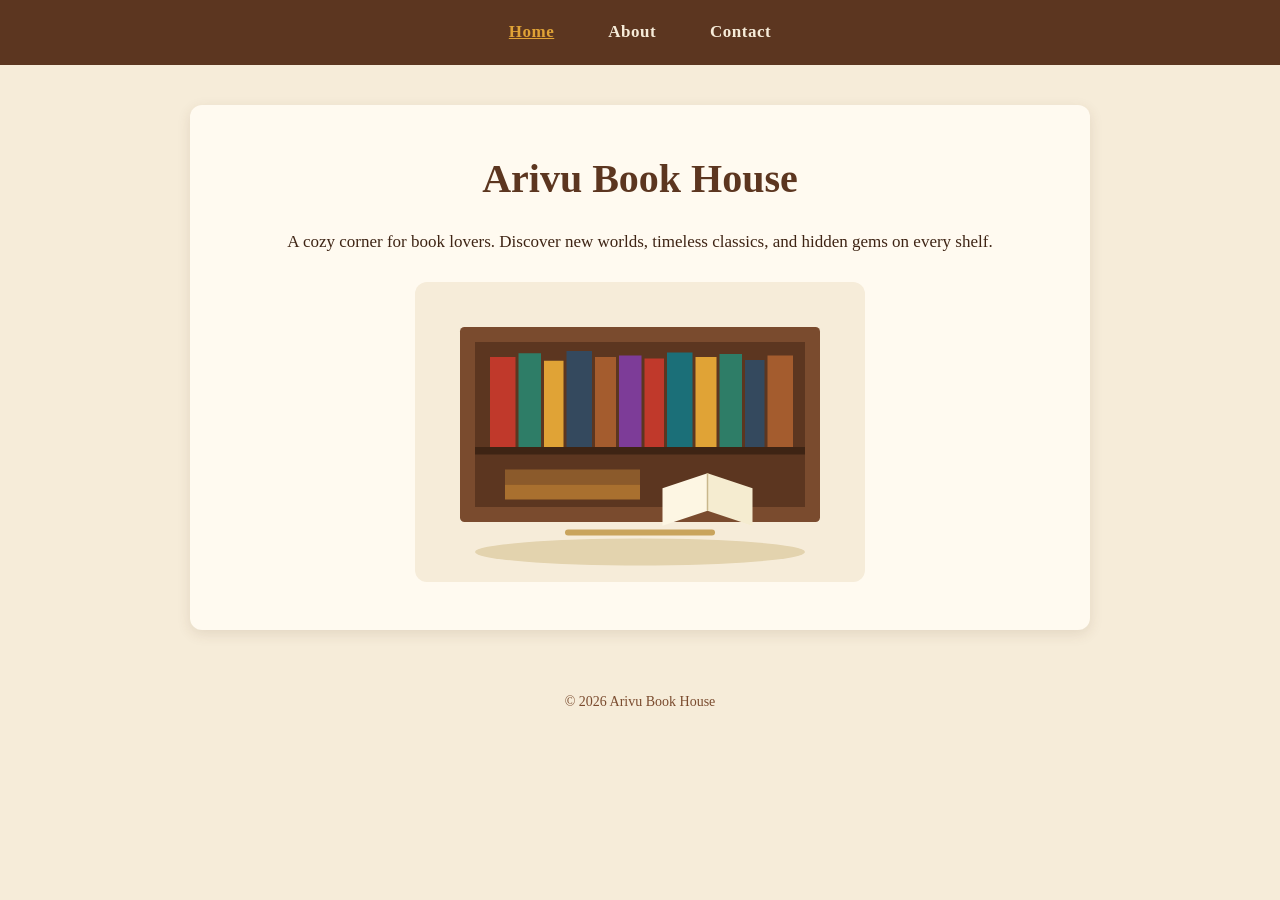
<file: LEVEL 1/TASK 1/index.html>
<!DOCTYPE html>
<html lang="en">
<head>
    <meta charset="UTF-8">
    <meta name="viewport" content="width=device-width, initial-scale=1.0">
    <title>Arivu Book House - Home</title>
    <link rel="stylesheet" href="style.css">
</head>
<body>
    <nav>
        <a href="index.html" class="active">Home</a>
        <a href="about.html">About</a>
        <a href="contact.html">Contact</a>
    </nav>

    <section id="home">
        <h1>Arivu Book House</h1>
        <p>
            A cozy corner for book lovers. Discover new worlds, timeless
            classics, and hidden gems on every shelf.
        </p>
        <img src="images/bookstore-hero.svg" alt="Bookstore shelf with colorful books">
    </section>

    <footer>
        &copy; 2026 Arivu Book House
    </footer>
</body>
</html>
</file>
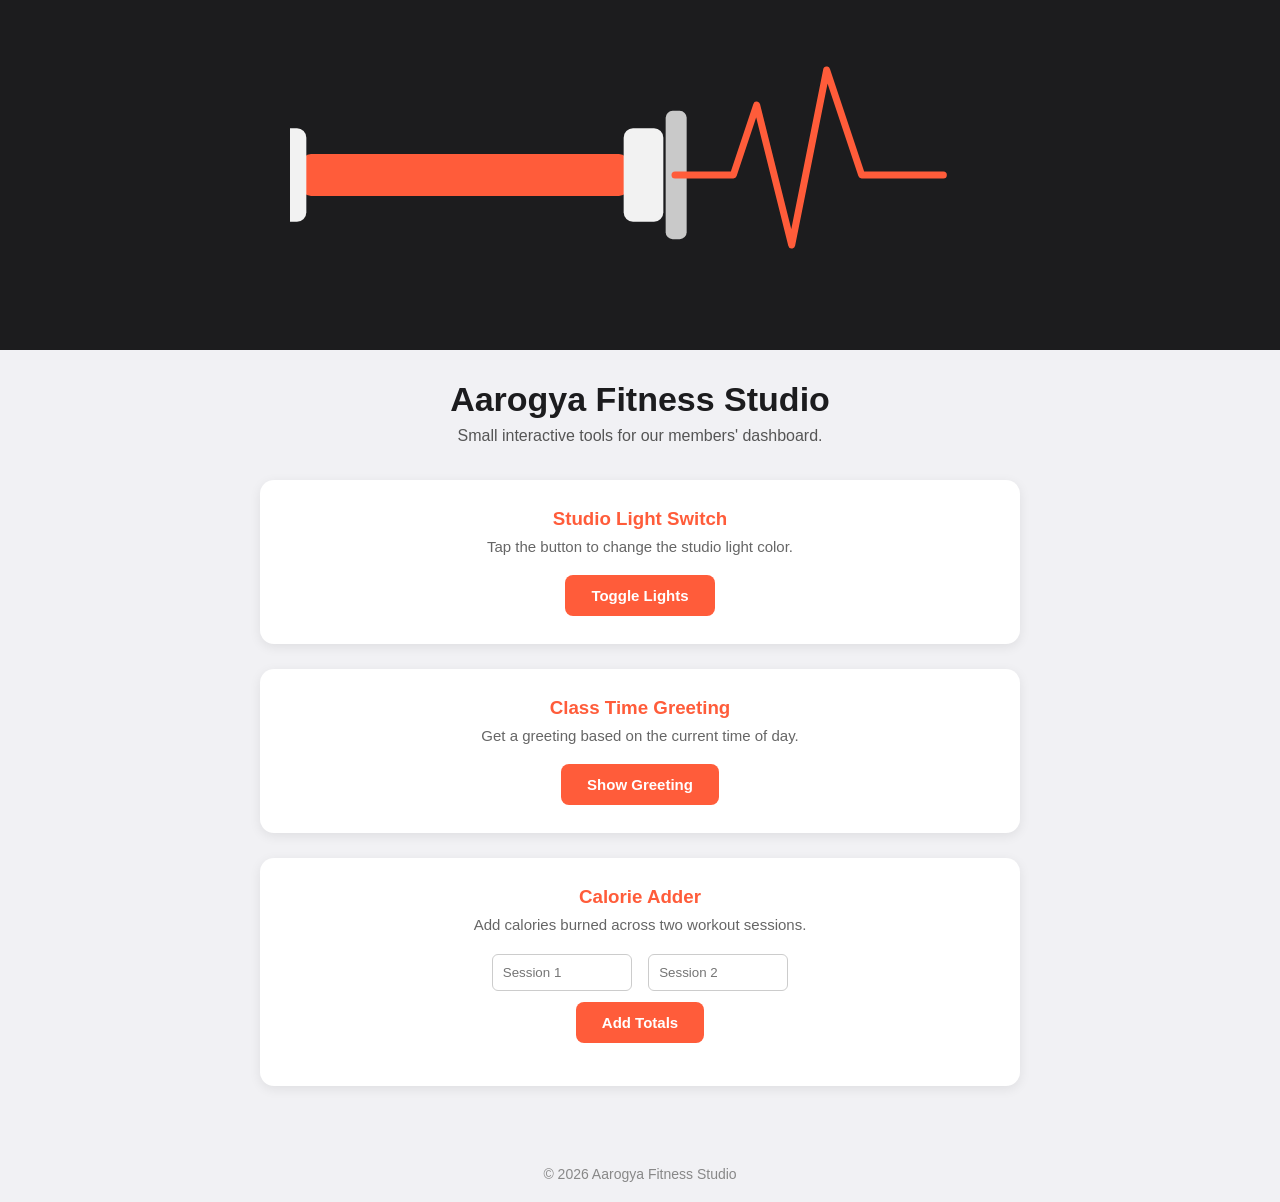
<file: LEVEL 1/TASK 2/index.html>
<!DOCTYPE html>
<html lang="en">
<head>
    <meta charset="UTF-8">
    <meta name="viewport" content="width=device-width, initial-scale=1.0">
    <title>Aarogya Fitness Studio - Interactive Toolkit</title>
    <link rel="stylesheet" href="style.css">
</head>
<body>
    <header>
        <img src="images/fitness-hero.svg" alt="Aarogya Fitness Studio">
    </header>

    <div class="title-block">
        <h1>Aarogya Fitness Studio</h1>
        <p>Small interactive tools for our members' dashboard.</p>
    </div>

    <section id="tools">

        <!-- 1. Button Color Change -->
        <div class="feature">
            <h3>Studio Light Switch</h3>
            <p class="desc">Tap the button to change the studio light color.</p>
            <button id="colorButton" onclick="changeColor()">Toggle Lights</button>
        </div>

        <!-- 2. Greeting -->
        <div class="feature">
            <h3>Class Time Greeting</h3>
            <p class="desc">Get a greeting based on the current time of day.</p>
            <button onclick="showGreeting()">Show Greeting</button>
        </div>

        <!-- 3. Calculator -->
        <div class="feature">
            <h3>Calorie Adder</h3>
            <p class="desc">Add calories burned across two workout sessions.</p>
            <input type="number" id="number1" placeholder="Session 1">
            <input type="number" id="number2" placeholder="Session 2">
            <br>
            <button onclick="calculateSum()">Add Totals</button>
            <p id="result"></p>
        </div>

    </section>

    <footer>
        &copy; 2026 Aarogya Fitness Studio
    </footer>

    <script src="script.js"></script>
</body>
</html>
</file>
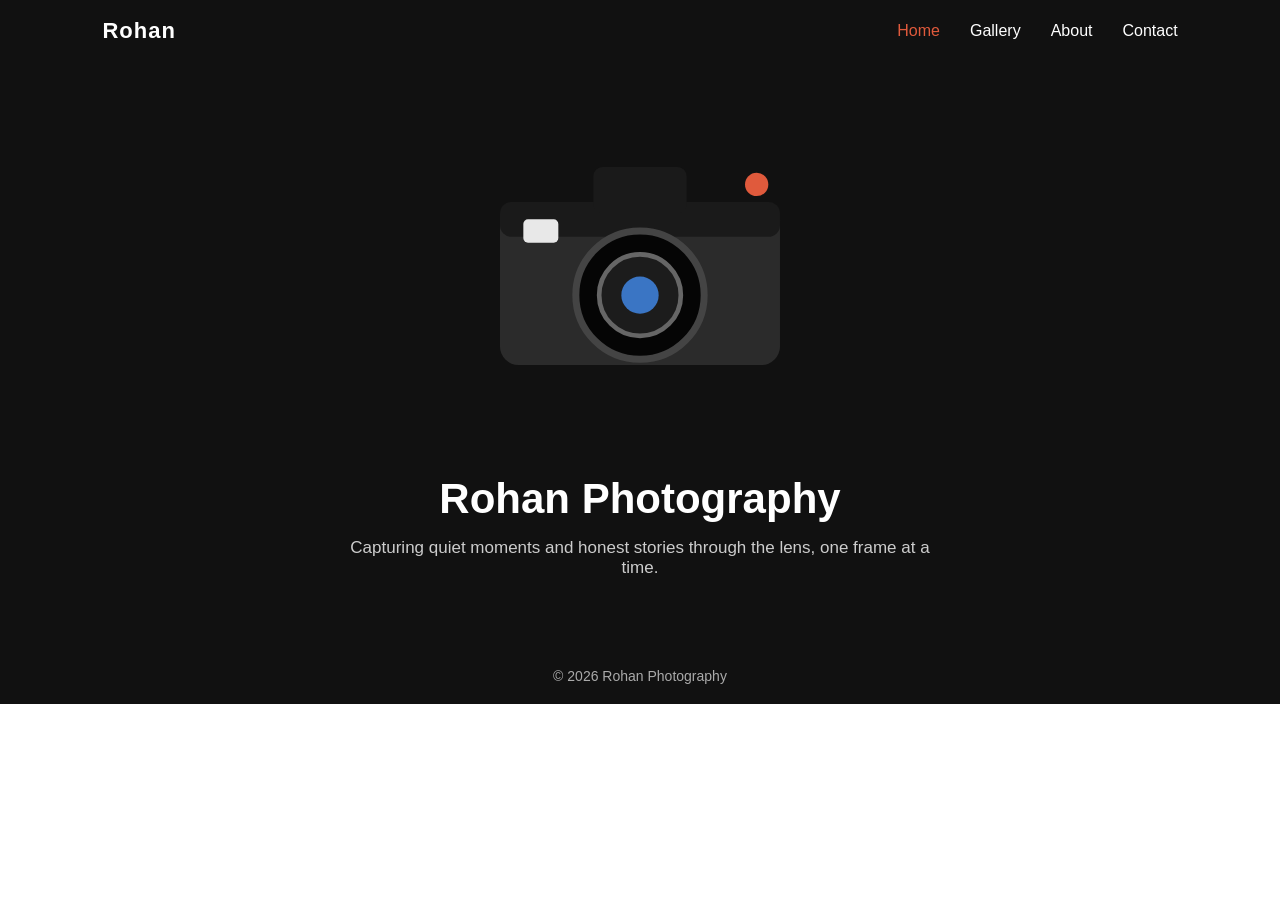
<file: LEVEL 2/TASK 2/index.html>
<!DOCTYPE html>
<html lang="en">

<head>
    <meta charset="UTF-8">
    <meta name="viewport" content="width=device-width, initial-scale=1.0">
    <title>Rohan Photography - Home</title>
    <link rel="stylesheet" href="style.css">
</head>

<body>

    <header>
        <nav class="navbar">
            <div class="logo">Rohan</div>

            <button class="menu-button" onclick="toggleMenu()">&#9776;</button>

            <div class="nav-links" id="navLinks">
                <a href="index.html" class="active">Home</a>
                <a href="gallery.html">Gallery</a>
                <a href="about.html">About</a>
                <a href="contact.html">Contact</a>
            </div>
        </nav>
    </header>

    <section class="hero">
        <img src="images/camera-hero.svg" alt="Camera illustration">
        <div class="hero-text">
            <h1>Rohan Photography</h1>
            <p>
                Capturing quiet moments and honest stories through the lens,
                one frame at a time.
            </p>
        </div>
    </section>

    <footer>
        &copy; 2026 Rohan Photography
    </footer>

    <script src="script.js"></script>
</body>

</html>
</file>
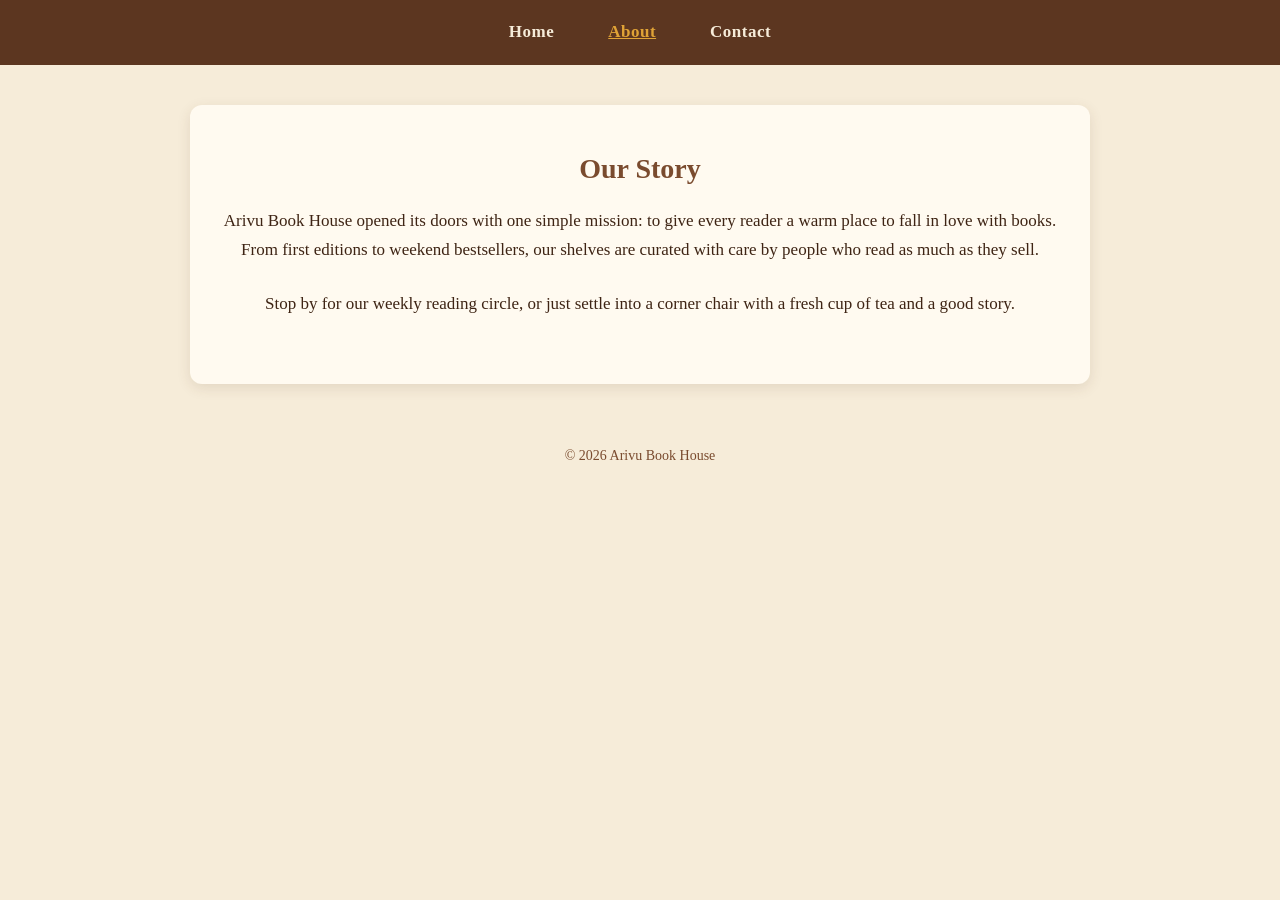
<file: LEVEL 1/TASK 1/about.html>
<!DOCTYPE html>
<html lang="en">
<head>
    <meta charset="UTF-8">
    <meta name="viewport" content="width=device-width, initial-scale=1.0">
    <title>Arivu Book House - About</title>
    <link rel="stylesheet" href="style.css">
</head>
<body>
    <nav>
        <a href="index.html">Home</a>
        <a href="about.html" class="active">About</a>
        <a href="contact.html">Contact</a>
    </nav>

    <section id="about">
        <h2>Our Story</h2>
        <p>
            Arivu Book House opened its doors with one simple mission:
            to give every reader a warm place to fall in love with books.
            From first editions to weekend bestsellers, our shelves are
            curated with care by people who read as much as they sell.
        </p>
        <p>
            Stop by for our weekly reading circle, or just settle into
            a corner chair with a fresh cup of tea and a good story.
        </p>
    </section>

    <footer>
        &copy; 2026 Arivu Book House
    </footer>
</body>
</html>
</file>
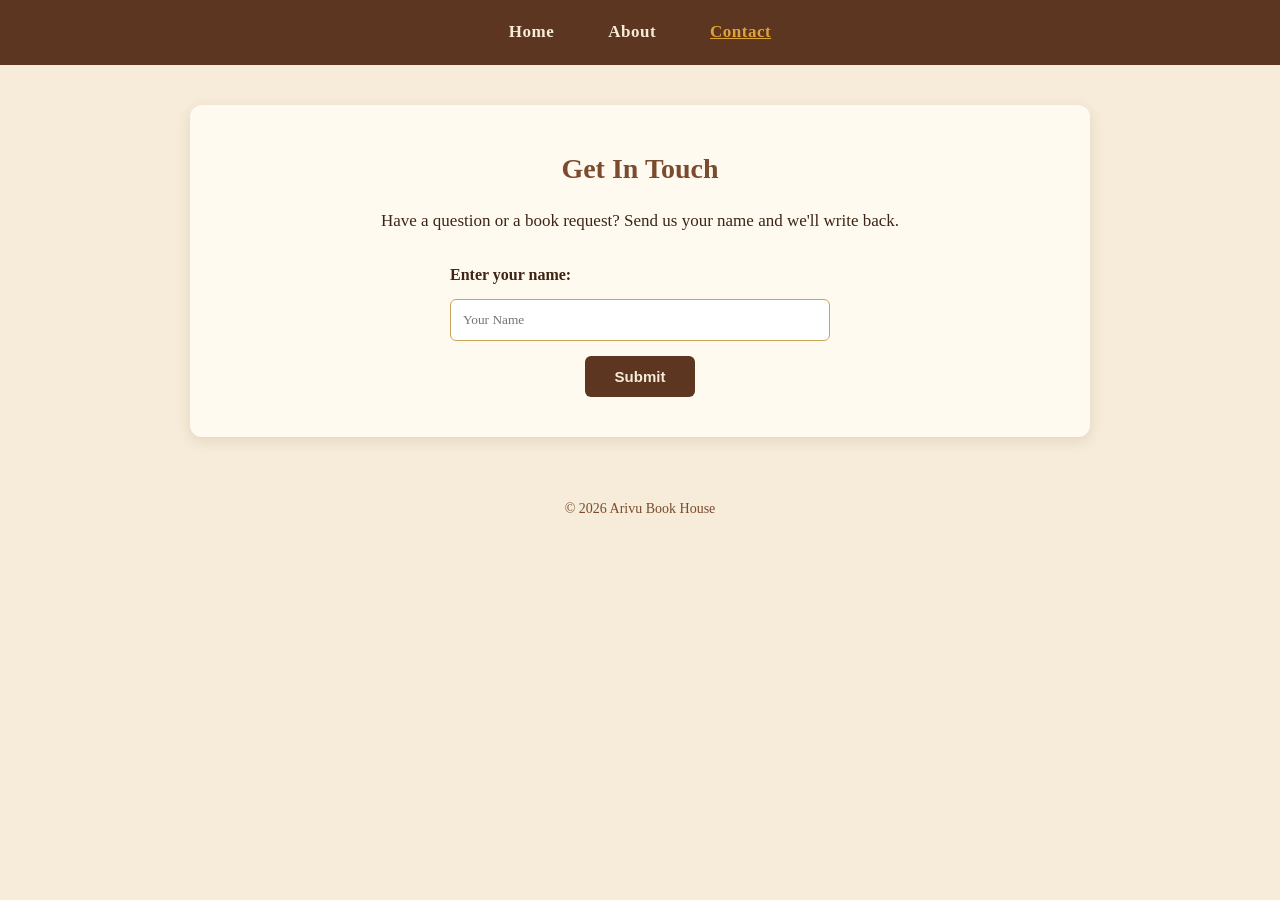
<file: LEVEL 1/TASK 1/contact.html>
<!DOCTYPE html>
<html lang="en">
<head>
    <meta charset="UTF-8">
    <meta name="viewport" content="width=device-width, initial-scale=1.0">
    <title>Arivu Book House - Contact</title>
    <link rel="stylesheet" href="style.css">
</head>
<body>
    <nav>
        <a href="index.html">Home</a>
        <a href="about.html">About</a>
        <a href="contact.html" class="active">Contact</a>
    </nav>

    <section id="contact">
        <h2>Get In Touch</h2>
        <p>Have a question or a book request? Send us your name and we'll write back.</p>

        <form>
            <label for="name">Enter your name:</label>
            <input type="text" id="name" name="name" placeholder="Your Name">
            <button type="submit">Submit</button>
        </form>
    </section>

    <footer>
        &copy; 2026 Arivu Book House
    </footer>
</body>
</html>
</file>
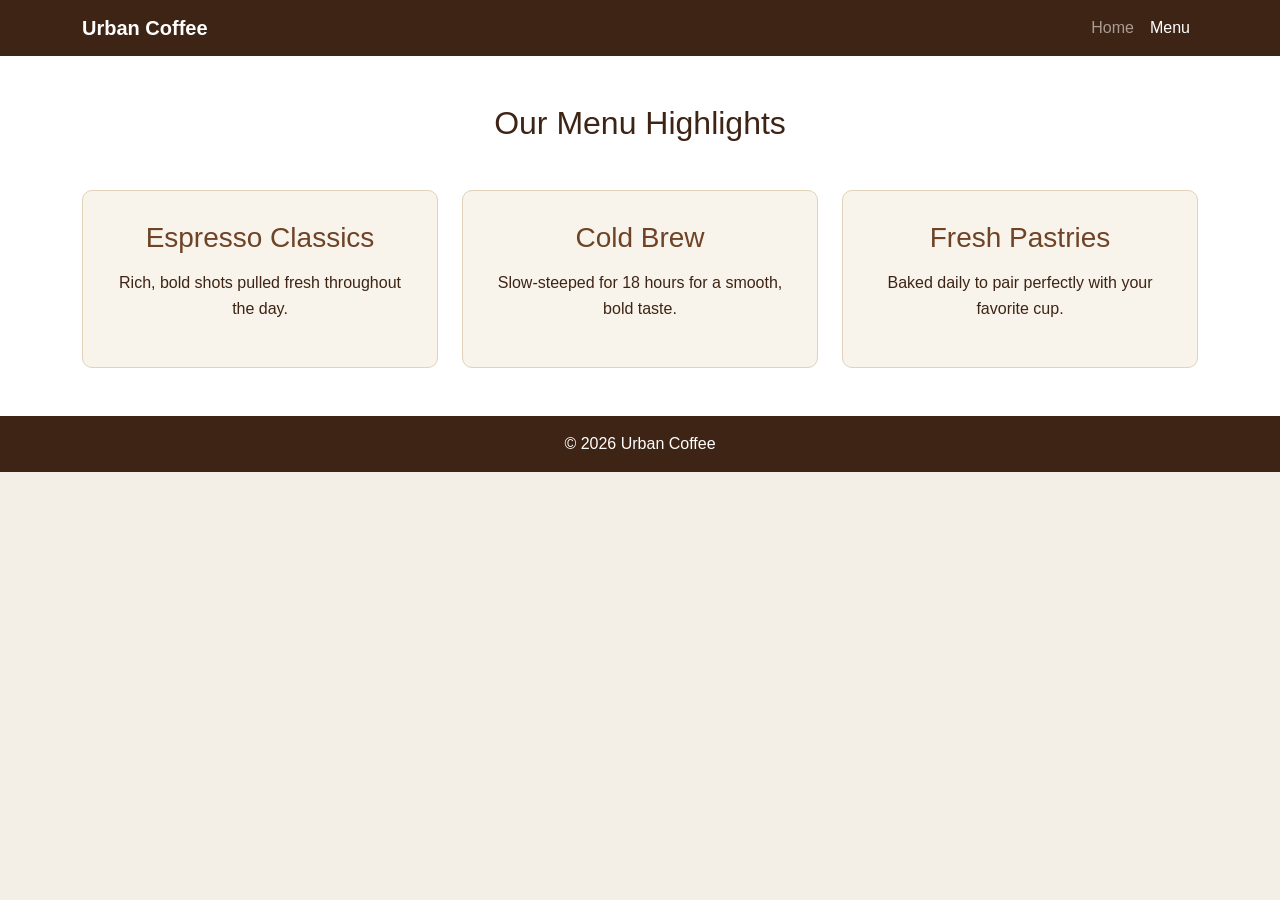
<file: LEVEL 2/TASK 1/menu.html>
<!DOCTYPE html>
<html lang="en">

<head>
    <meta charset="UTF-8">
    <meta name="viewport" content="width=device-width, initial-scale=1.0">
    <title>Urban Coffee - Menu</title>

    <link
        href="https://cdn.jsdelivr.net/npm/bootstrap@5.3.3/dist/css/bootstrap.min.css"
        rel="stylesheet">

    <link rel="stylesheet" href="style.css">
</head>

<body>

    <nav class="navbar navbar-expand-lg navbar-dark" style="background-color:#3e2414;">
        <div class="container">
            <a class="navbar-brand fw-bold" href="index.html">Urban Coffee</a>
            <div class="navbar-nav ms-auto">
                <a class="nav-link" href="index.html">Home</a>
                <a class="nav-link active" href="menu.html">Menu</a>
            </div>
        </div>
    </nav>

    <!-- Responsive Grid -->
    <section class="features-section py-5">
        <div class="container">
            <h2 class="text-center mb-5">Our Menu Highlights</h2>

            <div class="row g-4">

                <div class="col-12 col-md-4">
                    <div class="feature-box">
                        <h3>Espresso Classics</h3>
                        <p>Rich, bold shots pulled fresh throughout the day.</p>
                    </div>
                </div>

                <div class="col-12 col-md-4">
                    <div class="feature-box">
                        <h3>Cold Brew</h3>
                        <p>Slow-steeped for 18 hours for a smooth, bold taste.</p>
                    </div>
                </div>

                <div class="col-12 col-md-4">
                    <div class="feature-box">
                        <h3>Fresh Pastries</h3>
                        <p>Baked daily to pair perfectly with your favorite cup.</p>
                    </div>
                </div>

            </div>
        </div>
    </section>

    <footer class="text-white text-center py-3" style="background-color:#3e2414;">
        <p class="mb-0">&copy; 2026 Urban Coffee</p>
    </footer>

    <script
        src="https://cdn.jsdelivr.net/npm/bootstrap@5.3.3/dist/js/bootstrap.bundle.min.js">
    </script>

</body>

</html>
</file>
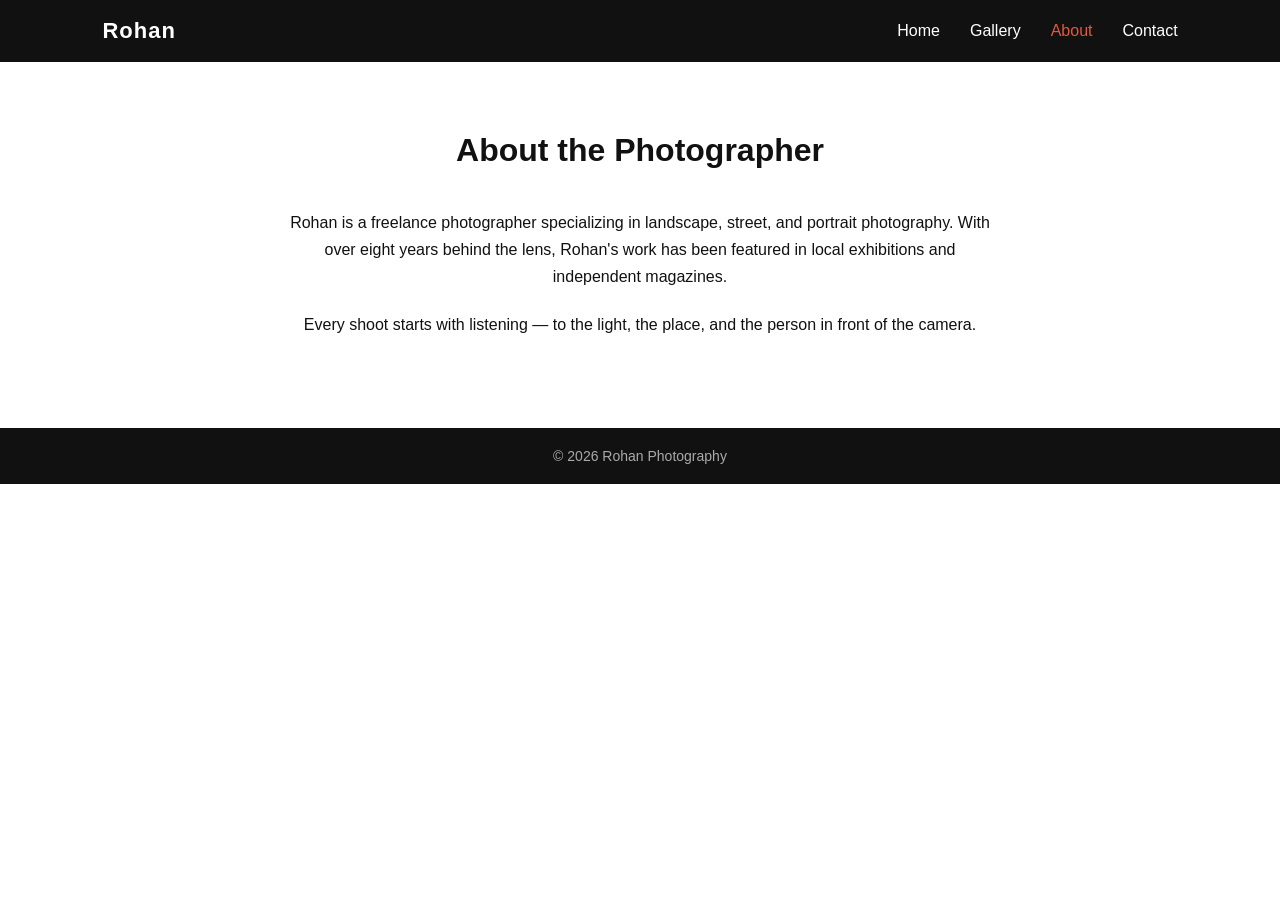
<file: LEVEL 2/TASK 2/about.html>
<!DOCTYPE html>
<html lang="en">

<head>
    <meta charset="UTF-8">
    <meta name="viewport" content="width=device-width, initial-scale=1.0">
    <title>Rohan Photography - About</title>
    <link rel="stylesheet" href="style.css">
</head>

<body>

    <header>
        <nav class="navbar">
            <div class="logo">Rohan</div>

            <button class="menu-button" onclick="toggleMenu()">&#9776;</button>

            <div class="nav-links" id="navLinks">
                <a href="index.html">Home</a>
                <a href="gallery.html">Gallery</a>
                <a href="about.html" class="active">About</a>
                <a href="contact.html">Contact</a>
            </div>
        </nav>
    </header>

    <section class="page">
        <h2>About the Photographer</h2>
        <p>
            Rohan is a freelance photographer specializing in
            landscape, street, and portrait photography. With over eight
            years behind the lens, Rohan's work has been featured in
            local exhibitions and independent magazines.
        </p>
        <p>
            Every shoot starts with listening — to the light, the place,
            and the person in front of the camera.
        </p>
    </section>

    <footer>
        &copy; 2026 Rohan Photography
    </footer>

    <script src="script.js"></script>
</body>

</html>
</file>
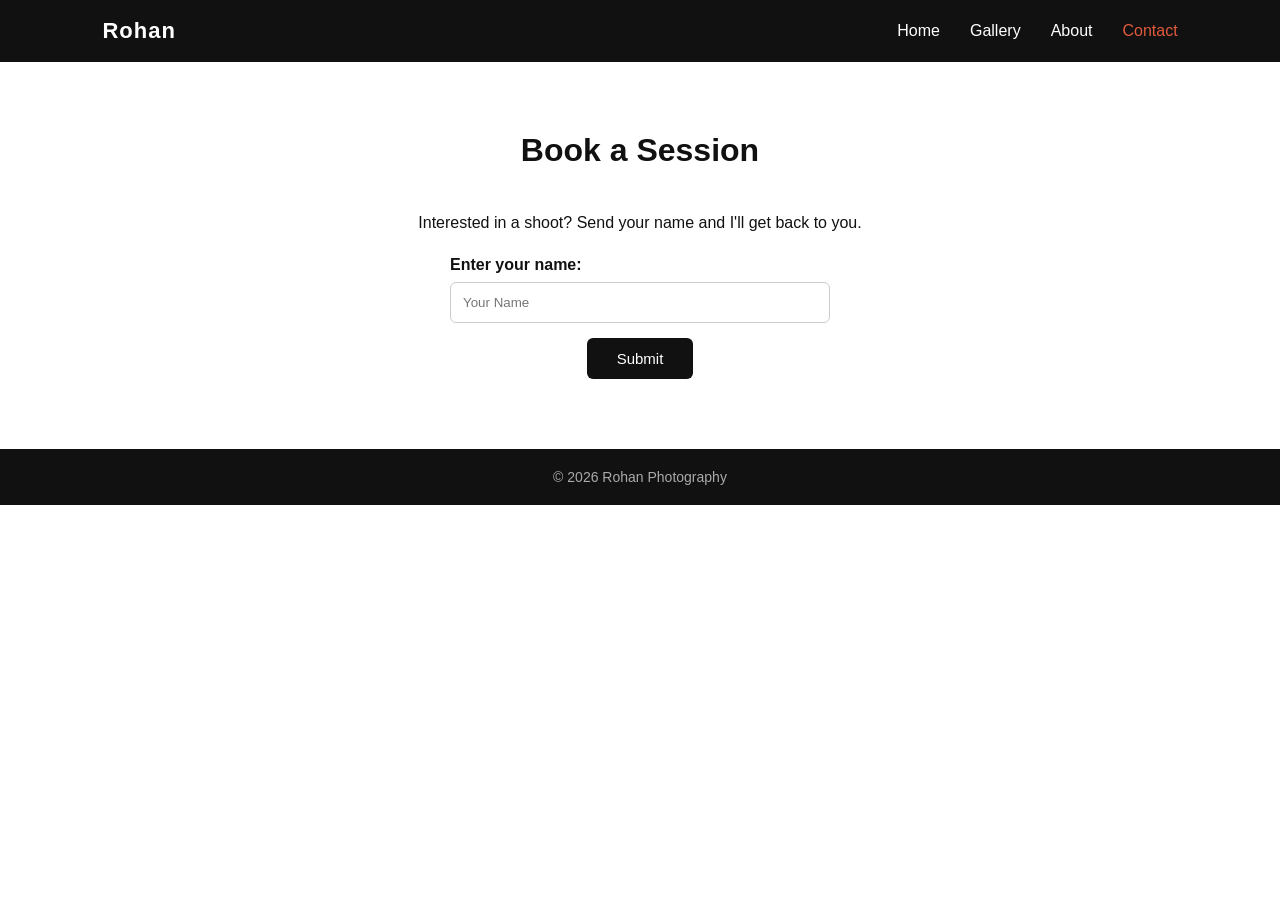
<file: LEVEL 2/TASK 2/contact.html>
<!DOCTYPE html>
<html lang="en">

<head>
    <meta charset="UTF-8">
    <meta name="viewport" content="width=device-width, initial-scale=1.0">
    <title>Rohan Photography - Contact</title>
    <link rel="stylesheet" href="style.css">
</head>

<body>

    <header>
        <nav class="navbar">
            <div class="logo">Rohan</div>

            <button class="menu-button" onclick="toggleMenu()">&#9776;</button>

            <div class="nav-links" id="navLinks">
                <a href="index.html">Home</a>
                <a href="gallery.html">Gallery</a>
                <a href="about.html">About</a>
                <a href="contact.html" class="active">Contact</a>
            </div>
        </nav>
    </header>

    <section class="page">
        <h2>Book a Session</h2>
        <p>Interested in a shoot? Send your name and I'll get back to you.</p>

        <form>
            <label for="name">Enter your name:</label>
            <input type="text" id="name" name="name" placeholder="Your Name">
            <button type="submit" class="submit-btn">Submit</button>
        </form>
    </section>

    <footer>
        &copy; 2026 Rohan Photography
    </footer>

    <script src="script.js"></script>
</body>

</html>
</file>
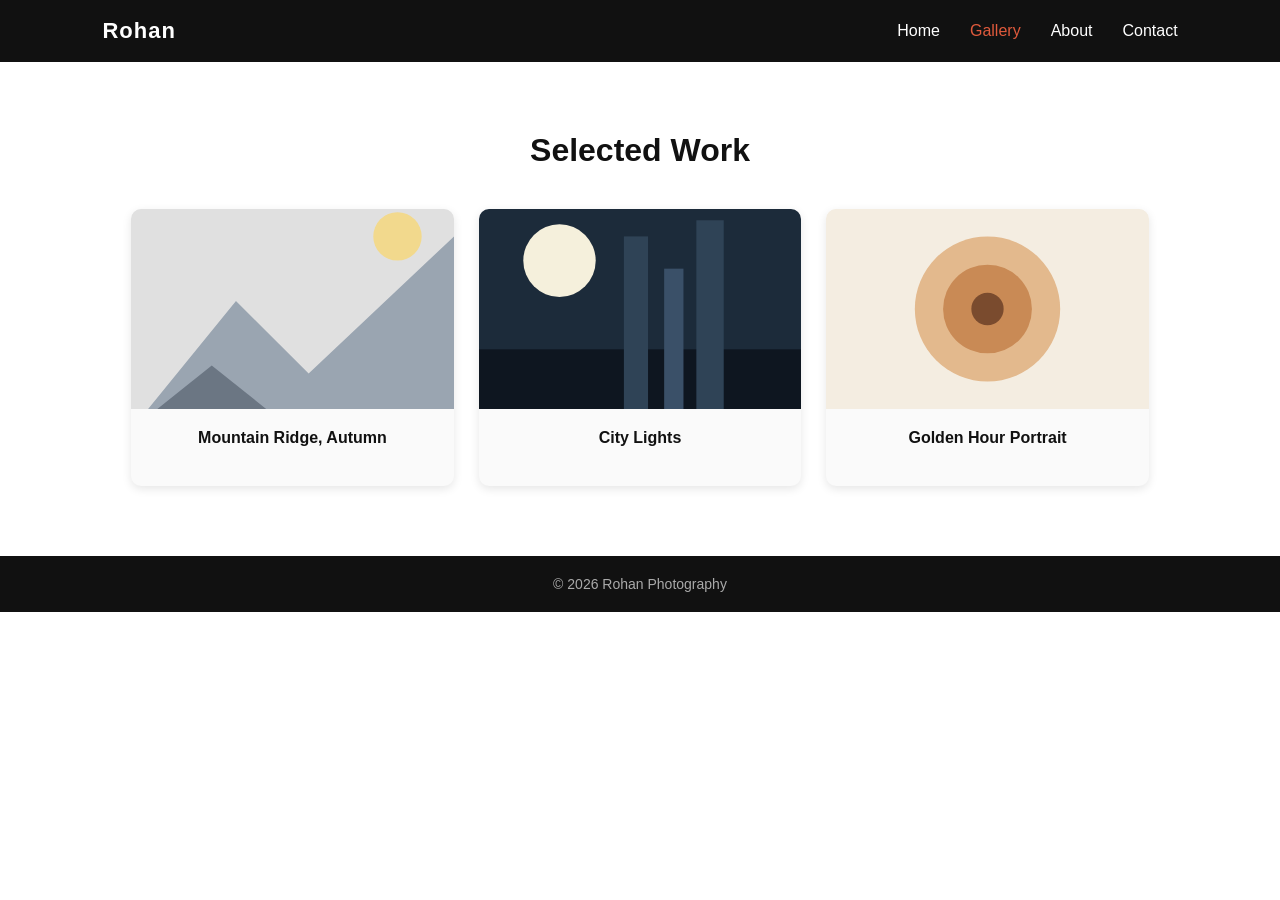
<file: LEVEL 2/TASK 2/gallery.html>
<!DOCTYPE html>
<html lang="en">

<head>
    <meta charset="UTF-8">
    <meta name="viewport" content="width=device-width, initial-scale=1.0">
    <title>Rohan Photography - Gallery</title>
    <link rel="stylesheet" href="style.css">
</head>

<body>

    <header>
        <nav class="navbar">
            <div class="logo">Rohan</div>

            <button class="menu-button" onclick="toggleMenu()">&#9776;</button>

            <div class="nav-links" id="navLinks">
                <a href="index.html">Home</a>
                <a href="gallery.html" class="active">Gallery</a>
                <a href="about.html">About</a>
                <a href="contact.html">Contact</a>
            </div>
        </nav>
    </header>

    <section class="page">
        <h2>Selected Work</h2>

        <div class="gallery-container">
            <div class="gallery-card">
                <img src="images/gallery1.svg" alt="Mountain landscape">
                <p>Mountain Ridge, Autumn</p>
            </div>
            <div class="gallery-card">
                <img src="images/gallery2.svg" alt="City skyline at night">
                <p>City Lights</p>
            </div>
            <div class="gallery-card">
                <img src="images/gallery3.svg" alt="Warm portrait tones">
                <p>Golden Hour Portrait</p>
            </div>
        </div>
    </section>

    <footer>
        &copy; 2026 Rohan Photography
    </footer>

    <script src="script.js"></script>
</body>

</html>
</file>
<file: LEVEL 1/TASK 1/style.css>
* {
    margin: 0;
    padding: 0;
    box-sizing: border-box;
}

body {
    font-family: Georgia, 'Times New Roman', serif;
    background-color: #f6ecd9;
    color: #3e2414;
    line-height: 1.7;
}

/* Navigation */
nav {
    background-color: #5c3620;
    padding: 18px;
    text-align: center;
}

nav a {
    color: #f6ecd9;
    text-decoration: none;
    margin: 0 25px;
    font-size: 17px;
    font-weight: bold;
    letter-spacing: 0.5px;
}

nav a:hover,
nav a.active {
    color: #e0a336;
    text-decoration: underline;
}

section {
    max-width: 900px;
    margin: 40px auto;
    padding: 40px 25px;
    text-align: center;
    background-color: #fffaf0;
    border-radius: 12px;
    box-shadow: 0 4px 14px rgba(92, 54, 32, 0.12);
}

h1 {
    font-size: 40px;
    margin-bottom: 15px;
    color: #5c3620;
}

h2 {
    font-size: 28px;
    margin-bottom: 15px;
    color: #7a4b2e;
}

p {
    font-size: 17px;
    margin-bottom: 25px;
}

img {
    width: 450px;
    max-width: 100%;
    border-radius: 12px;
}

form {
    margin-top: 20px;
    max-width: 380px;
    margin-left: auto;
    margin-right: auto;
}

label {
    display: block;
    margin-bottom: 10px;
    font-weight: bold;
    text-align: left;
}

input {
    width: 100%;
    padding: 12px;
    border: 1px solid #c9a45c;
    border-radius: 6px;
    margin-bottom: 15px;
    font-family: inherit;
}

button {
    display: block;
    margin: auto;
    padding: 12px 30px;
    border: none;
    border-radius: 6px;
    background-color: #5c3620;
    color: #f6ecd9;
    font-size: 15px;
    font-weight: bold;
    cursor: pointer;
}

button:hover {
    background-color: #7a4b2e;
}

footer {
    text-align: center;
    padding: 20px;
    color: #7a4b2e;
    font-size: 14px;
}

@media (max-width: 600px) {
    nav a {
        margin: 0 10px;
        font-size: 14px;
    }

    h1 {
        font-size: 30px;
    }

    section {
        margin: 20px 10px;
        padding: 30px 15px;
    }
}
</file>
<file: LEVEL 1/TASK 2/style.css>
* {
    margin: 0;
    padding: 0;
    box-sizing: border-box;
}

body {
    font-family: 'Segoe UI', Arial, sans-serif;
    background-color: #f1f1f4;
    color: #1c1c1e;
}

header {
    background-color: #1c1c1e;
    padding: 0;
    text-align: center;
}

header img {
    width: 100%;
    max-width: 700px;
    display: block;
    margin: 0 auto;
}

.title-block {
    text-align: center;
    padding: 30px 20px 10px;
}

.title-block h1 {
    font-size: 34px;
    color: #1c1c1e;
}

.title-block p {
    color: #555;
    margin-top: 8px;
}

section#tools {
    max-width: 800px;
    margin: 20px auto 60px;
    padding: 0 20px;
}

.feature {
    margin: 25px 0;
    padding: 28px;
    background-color: white;
    border-radius: 14px;
    box-shadow: 0 3px 12px rgba(0, 0, 0, 0.08);
    text-align: center;
}

.feature h3 {
    margin-bottom: 8px;
    color: #ff5c3a;
}

.feature p.desc {
    color: #666;
    margin-bottom: 15px;
    font-size: 15px;
}

button {
    padding: 12px 26px;
    border: none;
    border-radius: 8px;
    background-color: #ff5c3a;
    color: white;
    font-size: 15px;
    font-weight: bold;
    cursor: pointer;
    margin-top: 5px;
}

button:hover {
    background-color: #e14b2b;
}

input {
    padding: 10px;
    border: 1px solid #ccc;
    border-radius: 6px;
    margin: 6px;
    width: 140px;
    max-width: 40%;
}

#result {
    margin-top: 15px;
    font-weight: bold;
    font-size: 17px;
    color: #1c1c1e;
}

footer {
    text-align: center;
    padding: 20px;
    color: #888;
    font-size: 14px;
}
</file>
<file: LEVEL 2/TASK 2/style.css>
* {
    margin: 0;
    padding: 0;
    box-sizing: border-box;
}

body {
    font-family: 'Segoe UI', Arial, sans-serif;
    background-color: #ffffff;
    color: #111111;
}

/* Navigation */
.navbar {
    display: flex;
    justify-content: space-between;
    align-items: center;
    padding: 18px 8%;
    background-color: #111111;
    position: relative;
}

.logo {
    color: white;
    font-size: 22px;
    font-weight: bold;
    letter-spacing: 1px;
}

.nav-links {
    display: flex;
    gap: 30px;
}

.nav-links a {
    color: white;
    text-decoration: none;
    font-size: 16px;
}

.nav-links a:hover,
.nav-links a.active {
    color: #e05a3c;
}

/* Hamburger */
.menu-button {
    display: none;
    background: none;
    border: none;
    color: white;
    font-size: 28px;
    cursor: pointer;
}

/* Hero */
.hero {
    text-align: center;
    background-color: #111111;
}

.hero img {
    width: 100%;
    max-width: 700px;
    display: block;
    margin: 0 auto;
}

.hero-text {
    padding: 40px 20px 70px;
    color: white;
}

.hero-text h1 {
    font-size: 42px;
    margin-bottom: 15px;
}

.hero-text p {
    font-size: 17px;
    max-width: 600px;
    margin: 0 auto;
    color: #ccc;
}

/* Section generic */
section.page {
    padding: 70px 8%;
    text-align: center;
}

section.page h2 {
    font-size: 32px;
    margin-bottom: 40px;
}

/* Gallery */
.gallery-container {
    display: flex;
    gap: 25px;
    justify-content: center;
    flex-wrap: wrap;
}

.gallery-card {
    background-color: #fafafa;
    width: 30%;
    min-width: 250px;
    border-radius: 10px;
    overflow: hidden;
    box-shadow: 0 3px 10px rgba(0, 0, 0, 0.1);
}

.gallery-card img {
    width: 100%;
    height: 200px;
    object-fit: cover;
    display: block;
}

.gallery-card p {
    padding: 15px;
    font-weight: bold;
}

/* About / Contact */
.page p {
    max-width: 700px;
    margin: 0 auto 20px;
    line-height: 1.7;
}

form {
    max-width: 380px;
    margin: 20px auto 0;
    text-align: left;
}

label {
    display: block;
    margin-bottom: 8px;
    font-weight: bold;
}

input {
    width: 100%;
    padding: 12px;
    border: 1px solid #ccc;
    border-radius: 6px;
    margin-bottom: 15px;
}

button.submit-btn {
    display: block;
    margin: 0 auto;
    padding: 12px 30px;
    border: none;
    border-radius: 6px;
    background-color: #111111;
    color: white;
    font-size: 15px;
    cursor: pointer;
}

button.submit-btn:hover {
    background-color: #e05a3c;
}

footer {
    text-align: center;
    padding: 20px;
    background-color: #111111;
    color: #aaa;
    font-size: 14px;
}

/* Mobile */
@media (max-width: 768px) {
    .menu-button {
        display: block;
    }

    .nav-links {
        display: none;
        position: absolute;
        top: 65px;
        left: 0;
        width: 100%;
        flex-direction: column;
        gap: 0;
        background-color: #111111;
        text-align: center;
    }

    .nav-links.active {
        display: flex;
    }

    .nav-links a {
        padding: 15px;
        border-top: 1px solid #333;
    }

    .hero-text h1 {
        font-size: 32px;
    }

    .gallery-card {
        width: 90%;
    }
}
</file>
<file: LEVEL 2/TASK 1/style.css>
* {
    margin: 0;
    padding: 0;
    box-sizing: border-box;
}

body {
    font-family: 'Segoe UI', Arial, sans-serif;
    background-color: #f4efe6;
    color: #3e2414;
}

/* Card page (Bulma) - image sizing inside card */
.card-image img {
    background-color: #e9dcc9;
    object-fit: contain;
    padding: 20px;
}

/* Grid page (Bootstrap) - Grid Section */
.features-section {
    background-color: white;
}

.feature-box {
    background-color: #f8f4ec;
    padding: 30px;
    text-align: center;
    border-radius: 10px;
    height: 100%;
    border: 1px solid #e0d3b8;
}

.feature-box h3 {
    margin-bottom: 15px;
    color: #6f4326;
}

.feature-box p {
    line-height: 1.6;
}

/* About (Bulma page) */
.about-section {
    background-color: #efe3d0;
}

.about-section p {
    max-width: 700px;
    margin: 20px auto 0;
    line-height: 1.7;
}

/* Mobile - Bootstrap navbar (used on menu.html) */
@media (max-width: 768px) {
    .navbar-nav {
        margin-left: 0 !important;
    }
}
</file>
